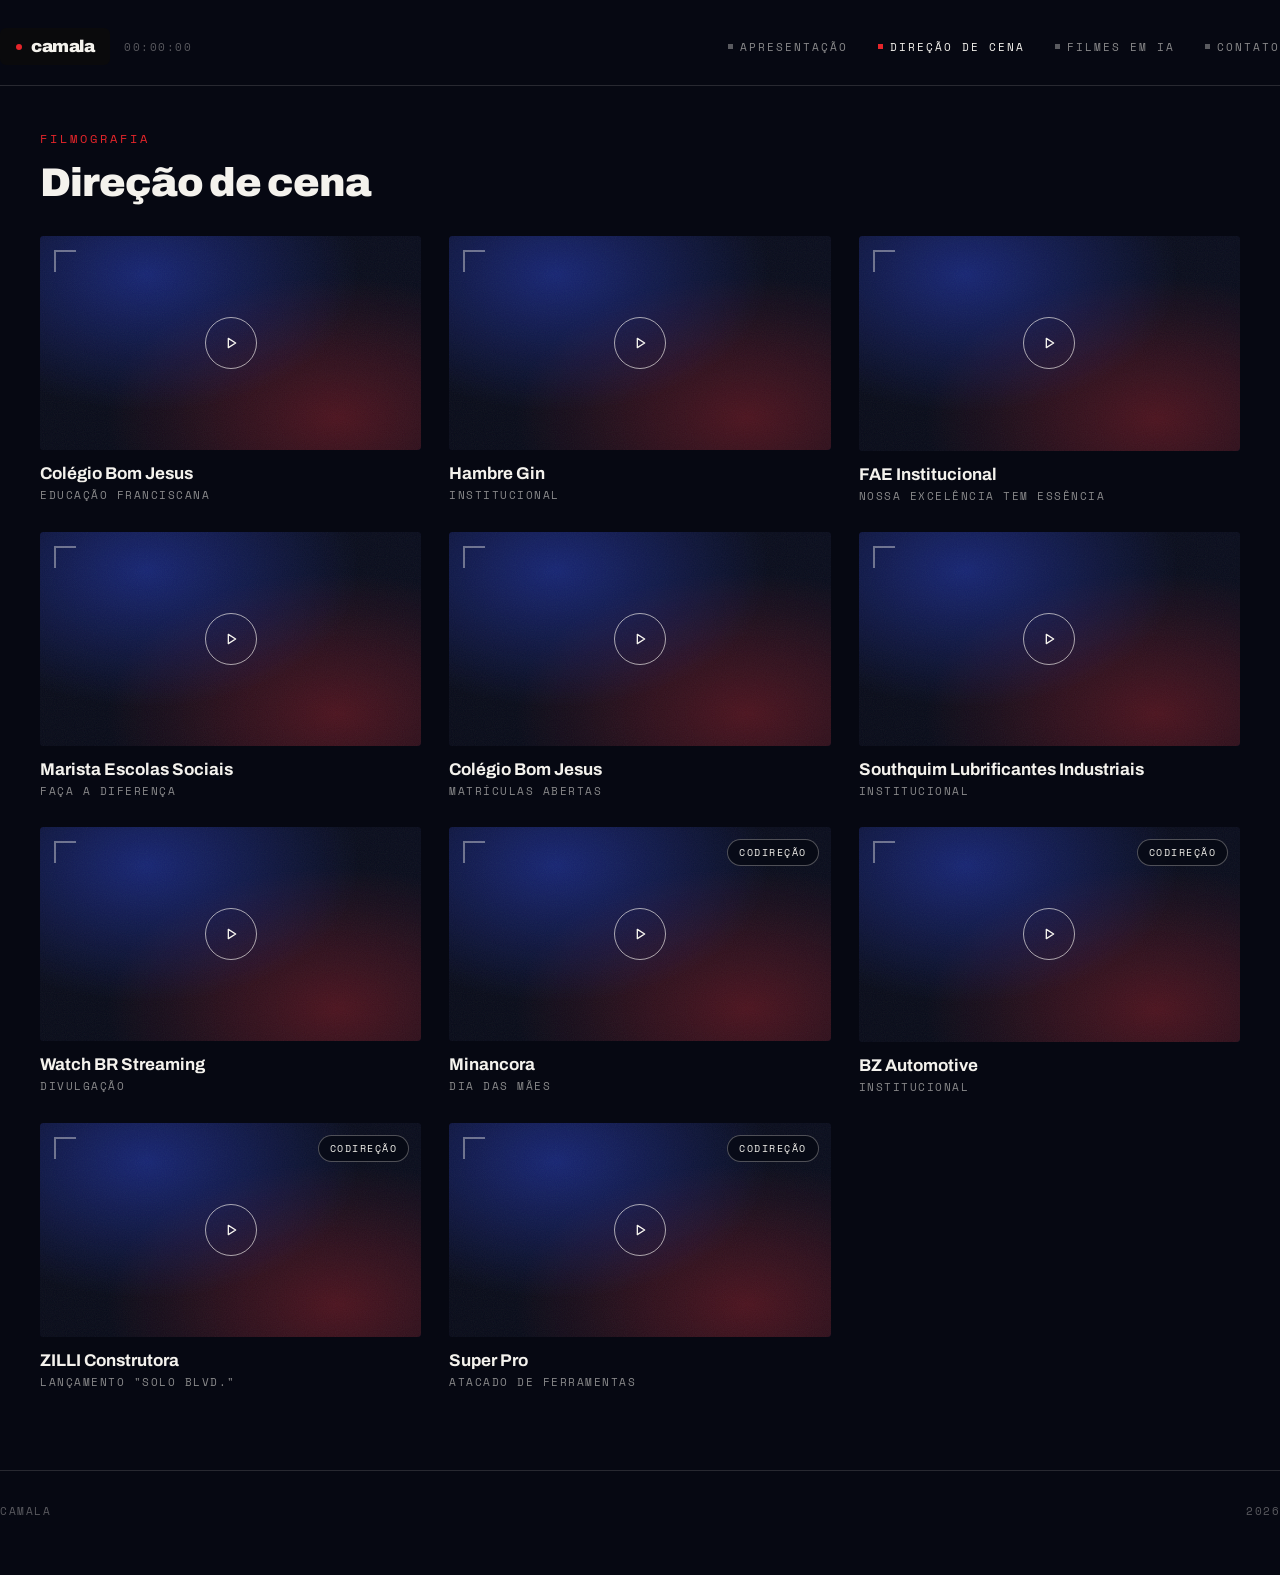
<file: direcao-de-cena.html>
<!doctype html>
<html lang="pt-BR">
<head>
  <meta charset="UTF-8">
  <meta name="viewport" content="width=device-width, initial-scale=1.0">
  <title>Direção de Cena — Camala</title>
  <meta name="description" content="Filmes publicitários dirigidos por Camala como diretor de cena.">
  <link rel="preconnect" href="https://fonts.googleapis.com">
  <link rel="stylesheet" href="https://fonts.googleapis.com/css2?family=Archivo:wght@500;700;900&family=Space+Mono:wght@400;700&display=swap">
  <link rel="stylesheet" href="style.css">
</head>
<body>

  <header class="wrap topbar">
    <div class="topbar-left">
      <a href="index.html" class="logo-lockup">
        <span class="logo-dot"></span>
        <span class="logo-word">camala</span>
      </a>
      <span class="topbar-clock">00:00:00</span>
    </div>
    <nav class="nav">
      <a href="index.html" class="navlink"><span class="sq"></span>Apresentação</a>
      <a href="direcao-de-cena.html" class="navlink active"><span class="sq"></span>Direção de Cena</a>
      <a href="filmes-em-ia.html" class="navlink"><span class="sq"></span>Filmes em IA</a>
      <a href="contato.html" class="navlink"><span class="sq"></span>Contato</a>
    </nav>
  </header>

  <main class="wrap">

    <div class="section-head">
      <div class="eyebrow">FILMOGRAFIA</div>
      <h1 class="h1">Direção de cena</h1>
    </div>

    <div class="film-grid">

      <!-- Repita este bloco <article> pra cada filme/campanha -->
      <article>
        <div class="film-card-thumb">
          <button class="yt-facade grain" data-yt-id="j15W-RAP5dw" data-yt-title="Colégio Bom Jesus - Educação Franciscana" style="background-image:url('https://i.ytimg.com/vi/j15W-RAP5dw/hqdefault.jpg')" aria-label="Reproduzir: Colégio Bom Jesus">
            <div class="corner"></div>
            <div class="play">
              <svg viewBox="0 0 24 24" fill="none"><path d="M8 5L19 12L8 19V5Z" stroke="#F4F2ED" stroke-width="2" stroke-linejoin="round"/></svg>
            </div>
          </button>
        </div>
        <div class="film-card-title">Colégio Bom Jesus</div>
        <div class="film-card-meta">Educação Franciscana</div>
      </article>

      <article>
        <div class="film-card-thumb">
          <button class="yt-facade grain" data-yt-id="urMgyvHtZW8" data-yt-title="Hambre Gin - Institucional" style="background-image:url('https://i.ytimg.com/vi/urMgyvHtZW8/hqdefault.jpg')" aria-label="Reproduzir: Hambre Gin">
            <div class="corner"></div>
            <div class="play">
              <svg viewBox="0 0 24 24" fill="none"><path d="M8 5L19 12L8 19V5Z" stroke="#F4F2ED" stroke-width="2" stroke-linejoin="round"/></svg>
            </div>
          </button>
        </div>
        <div class="film-card-title">Hambre Gin</div>
        <div class="film-card-meta">Institucional</div>
      </article>

      <article>
        <div class="film-card-thumb">
          <button class="yt-facade grain" data-yt-id="wQM7ST6WiuQ" data-yt-title="FAE Institucional - Nossa excelência tem essência" style="background-image:url('https://i.ytimg.com/vi/wQM7ST6WiuQ/hqdefault.jpg')" aria-label="Reproduzir: FAE Institucional">
            <div class="corner"></div>
            <div class="play">
              <svg viewBox="0 0 24 24" fill="none"><path d="M8 5L19 12L8 19V5Z" stroke="#F4F2ED" stroke-width="2" stroke-linejoin="round"/></svg>
            </div>
          </button>
        </div>
        <div class="film-card-title">FAE Institucional</div>
        <div class="film-card-meta">Nossa excelência tem essência</div>
      </article>

      <article>
        <div class="film-card-thumb">
          <button class="yt-facade grain" data-yt-id="QsRM9PFFujw" data-yt-title="Marista Escolas Sociais - Faça a diferença" style="background-image:url('https://i.ytimg.com/vi/QsRM9PFFujw/hqdefault.jpg')" aria-label="Reproduzir: Marista Escolas Sociais">
            <div class="corner"></div>
            <div class="play">
              <svg viewBox="0 0 24 24" fill="none"><path d="M8 5L19 12L8 19V5Z" stroke="#F4F2ED" stroke-width="2" stroke-linejoin="round"/></svg>
            </div>
          </button>
        </div>
        <div class="film-card-title">Marista Escolas Sociais</div>
        <div class="film-card-meta">Faça a diferença</div>
      </article>

      <article>
        <div class="film-card-thumb">
          <button class="yt-facade grain" data-yt-id="uAAdz5Ai4jc" data-yt-title="Colégio Bom Jesus - Matrículas Abertas" style="background-image:url('https://i.ytimg.com/vi/uAAdz5Ai4jc/hqdefault.jpg')" aria-label="Reproduzir: Colégio Bom Jesus (Matrículas)">
            <div class="corner"></div>
            <div class="play">
              <svg viewBox="0 0 24 24" fill="none"><path d="M8 5L19 12L8 19V5Z" stroke="#F4F2ED" stroke-width="2" stroke-linejoin="round"/></svg>
            </div>
          </button>
        </div>
        <div class="film-card-title">Colégio Bom Jesus</div>
        <div class="film-card-meta">Matrículas Abertas</div>
      </article>

      <article>
        <div class="film-card-thumb">
          <button class="yt-facade grain" data-yt-id="gOPe_zW88I4" data-yt-title="Southquim Lubrificantes Industriais - Institucional" style="background-image:url('https://i.ytimg.com/vi/gOPe_zW88I4/hqdefault.jpg')" aria-label="Reproduzir: Southquim Lubrificantes Industriais">
            <div class="corner"></div>
            <div class="play">
              <svg viewBox="0 0 24 24" fill="none"><path d="M8 5L19 12L8 19V5Z" stroke="#F4F2ED" stroke-width="2" stroke-linejoin="round"/></svg>
            </div>
          </button>
        </div>
        <div class="film-card-title">Southquim Lubrificantes Industriais</div>
        <div class="film-card-meta">Institucional</div>
      </article>

      <article>
        <div class="film-card-thumb">
          <button class="yt-facade grain" data-yt-id="mX3Upn11fFw" data-yt-title="Watch BR Streaming - Divulgação" style="background-image:url('https://i.ytimg.com/vi/mX3Upn11fFw/hqdefault.jpg')" aria-label="Reproduzir: Watch BR Streaming">
            <div class="corner"></div>
            <div class="play">
              <svg viewBox="0 0 24 24" fill="none"><path d="M8 5L19 12L8 19V5Z" stroke="#F4F2ED" stroke-width="2" stroke-linejoin="round"/></svg>
            </div>
          </button>
        </div>
        <div class="film-card-title">Watch BR Streaming</div>
        <div class="film-card-meta">Divulgação</div>
      </article>

      <article>
        <div class="film-card-thumb">
          <span class="film-card-tag">Codireção</span>
          <button class="yt-facade grain" data-yt-id="7TvyHmVJnmA" data-yt-title="Minancora - Dia das mães" style="background-image:url('https://i.ytimg.com/vi/7TvyHmVJnmA/hqdefault.jpg')" aria-label="Reproduzir: Minancora">
            <div class="corner"></div>
            <div class="play">
              <svg viewBox="0 0 24 24" fill="none"><path d="M8 5L19 12L8 19V5Z" stroke="#F4F2ED" stroke-width="2" stroke-linejoin="round"/></svg>
            </div>
          </button>
        </div>
        <div class="film-card-title">Minancora</div>
        <div class="film-card-meta">Dia das mães</div>
      </article>

      <article>
        <div class="film-card-thumb">
          <span class="film-card-tag">Codireção</span>
          <button class="yt-facade grain" data-yt-id="M-i64tC7mIw" data-yt-title="BZ Automotive - Institucional" style="background-image:url('https://i.ytimg.com/vi/M-i64tC7mIw/hqdefault.jpg')" aria-label="Reproduzir: BZ Automotive">
            <div class="corner"></div>
            <div class="play">
              <svg viewBox="0 0 24 24" fill="none"><path d="M8 5L19 12L8 19V5Z" stroke="#F4F2ED" stroke-width="2" stroke-linejoin="round"/></svg>
            </div>
          </button>
        </div>
        <div class="film-card-title">BZ Automotive</div>
        <div class="film-card-meta">Institucional</div>
      </article>

      <article>
        <div class="film-card-thumb">
          <span class="film-card-tag">Codireção</span>
          <button class="yt-facade grain" data-yt-id="88qMZCv5N5k" data-yt-title="ZILLI Construtora - Lançamento &quot;SOLO BLVD.&quot;" style="background-image:url('https://i.ytimg.com/vi/88qMZCv5N5k/hqdefault.jpg')" aria-label="Reproduzir: ZILLI Construtora">
            <div class="corner"></div>
            <div class="play">
              <svg viewBox="0 0 24 24" fill="none"><path d="M8 5L19 12L8 19V5Z" stroke="#F4F2ED" stroke-width="2" stroke-linejoin="round"/></svg>
            </div>
          </button>
        </div>
        <div class="film-card-title">ZILLI Construtora</div>
        <div class="film-card-meta">Lançamento "SOLO BLVD."</div>
      </article>

      <article>
        <div class="film-card-thumb">
          <span class="film-card-tag">Codireção</span>
          <button class="yt-facade grain" data-yt-id="pLsqvQcixGE" data-yt-title="Super Pro - Atacado de Ferramentas" style="background-image:url('https://i.ytimg.com/vi/pLsqvQcixGE/hqdefault.jpg')" aria-label="Reproduzir: Super Pro">
            <div class="corner"></div>
            <div class="play">
              <svg viewBox="0 0 24 24" fill="none"><path d="M8 5L19 12L8 19V5Z" stroke="#F4F2ED" stroke-width="2" stroke-linejoin="round"/></svg>
            </div>
          </button>
        </div>
        <div class="film-card-title">Super Pro</div>
        <div class="film-card-meta">Atacado de Ferramentas</div>
      </article>

    </div>

  </main>

  <footer class="wrap site-footer">
    <span>CAMALA</span>
    <span>2026</span>
  </footer>

  <nav class="bottom-nav">
    <a href="index.html" class="bottom-navlink"><span class="sq"></span>Apresentação</a>
    <a href="direcao-de-cena.html" class="bottom-navlink active"><span class="sq"></span>Direção de Cena</a>
    <a href="filmes-em-ia.html" class="bottom-navlink"><span class="sq"></span>Filmes em IA</a>
    <a href="contato.html" class="bottom-navlink"><span class="sq"></span>Contato</a>
  </nav>

  <script src="script.js"></script>
</body>
</html>
</file>
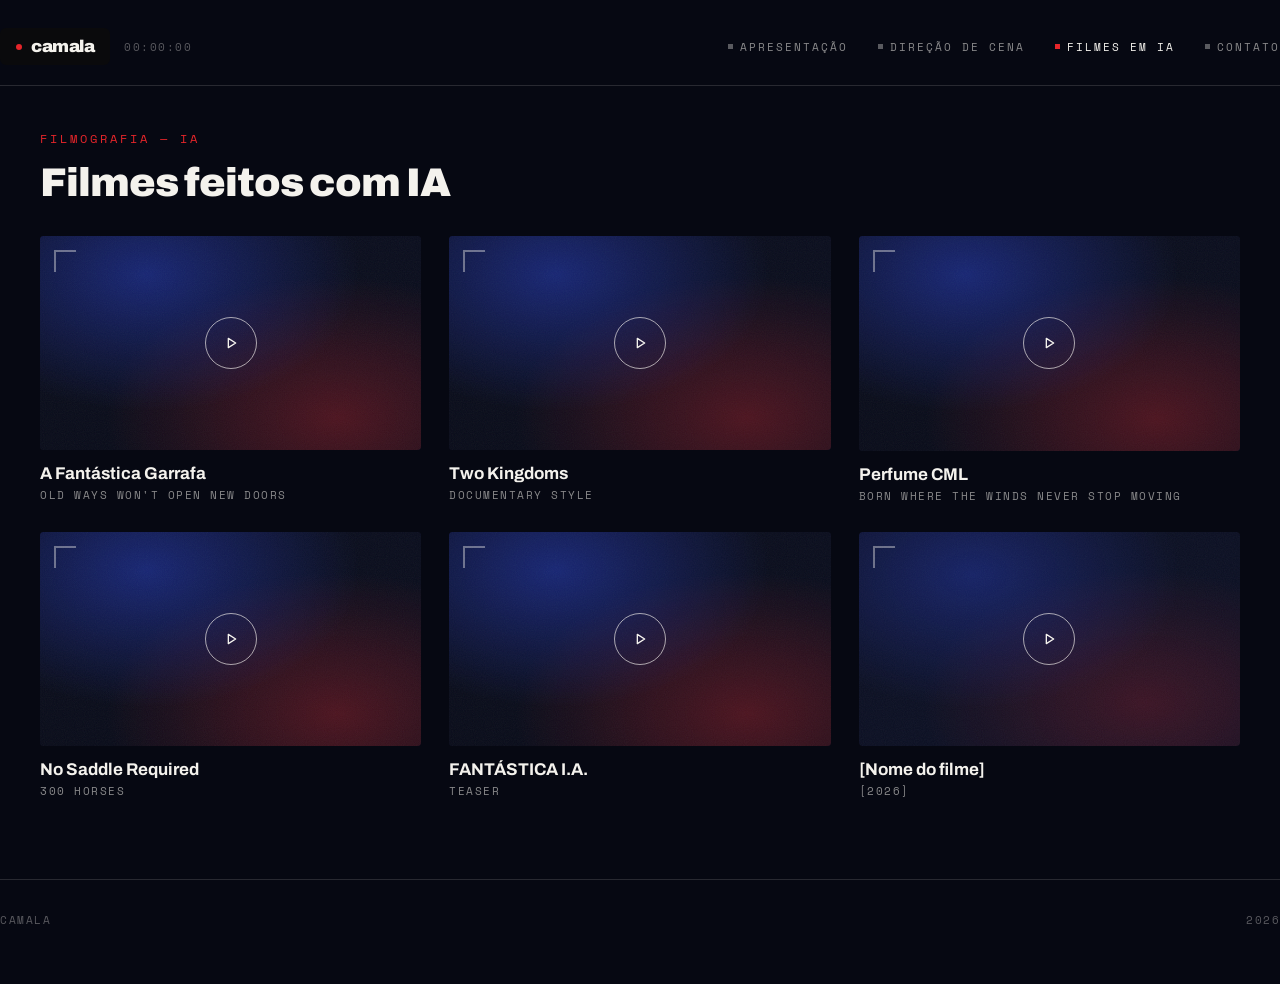
<file: filmes-em-ia.html>
<!doctype html>
<html lang="pt-BR">
<head>
  <meta charset="UTF-8">
  <meta name="viewport" content="width=device-width, initial-scale=1.0">
  <title>Filmes em IA — Camala</title>
  <meta name="description" content="Filmes e imagens feitos com IA por Camala.">
  <link rel="preconnect" href="https://fonts.googleapis.com">
  <link rel="stylesheet" href="https://fonts.googleapis.com/css2?family=Archivo:wght@500;700;900&family=Space+Mono:wght@400;700&display=swap">
  <link rel="stylesheet" href="style.css">
</head>
<body>

  <header class="wrap topbar">
    <div class="topbar-left">
      <a href="index.html" class="logo-lockup">
        <span class="logo-dot"></span>
        <span class="logo-word">camala</span>
      </a>
      <span class="topbar-clock">00:00:00</span>
    </div>
    <nav class="nav">
      <a href="index.html" class="navlink"><span class="sq"></span>Apresentação</a>
      <a href="direcao-de-cena.html" class="navlink"><span class="sq"></span>Direção de Cena</a>
      <a href="filmes-em-ia.html" class="navlink active"><span class="sq"></span>Filmes em IA</a>
      <a href="contato.html" class="navlink"><span class="sq"></span>Contato</a>
    </nav>
  </header>

  <main class="wrap">

    <div class="section-head">
      <div class="eyebrow">FILMOGRAFIA — IA</div>
      <h1 class="h1">Filmes feitos com IA</h1>
    </div>

    <div class="film-grid">

      <!-- Repita este bloco <article> pra cada filme -->
      <article>
        <div class="film-card-thumb">
          <button class="yt-facade grain" data-yt-id="7GLpKyEnXbM" data-yt-title="A FANTÁSTICA GARRAFA - Old ways won't open new doors" style="background-image:url('https://i.ytimg.com/vi/7GLpKyEnXbM/hqdefault.jpg')" aria-label="Reproduzir: A Fantástica Garrafa">
            <div class="corner"></div>
            <div class="play">
              <svg viewBox="0 0 24 24" fill="none"><path d="M8 5L19 12L8 19V5Z" stroke="#F4F2ED" stroke-width="2" stroke-linejoin="round"/></svg>
            </div>
          </button>
        </div>
        <div class="film-card-title">A Fantástica Garrafa</div>
        <div class="film-card-meta">Old ways won't open new doors</div>
      </article>

      <article>
        <div class="film-card-thumb">
          <button class="yt-facade grain" data-yt-id="cSZ3TuodD2U" data-yt-title="Two Kingdoms - Documentary style" style="background-image:url('https://i.ytimg.com/vi/cSZ3TuodD2U/hqdefault.jpg')" aria-label="Reproduzir: Two Kingdoms">
            <div class="corner"></div>
            <div class="play">
              <svg viewBox="0 0 24 24" fill="none"><path d="M8 5L19 12L8 19V5Z" stroke="#F4F2ED" stroke-width="2" stroke-linejoin="round"/></svg>
            </div>
          </button>
        </div>
        <div class="film-card-title">Two Kingdoms</div>
        <div class="film-card-meta">Documentary style</div>
      </article>

      <article>
        <div class="film-card-thumb">
          <button class="yt-facade grain" data-yt-id="AzwviM00gLg" data-yt-title="Perfume CML - Born where the winds never stop moving" style="background-image:url('https://i.ytimg.com/vi/AzwviM00gLg/hqdefault.jpg')" aria-label="Reproduzir: Perfume CML">
            <div class="corner"></div>
            <div class="play">
              <svg viewBox="0 0 24 24" fill="none"><path d="M8 5L19 12L8 19V5Z" stroke="#F4F2ED" stroke-width="2" stroke-linejoin="round"/></svg>
            </div>
          </button>
        </div>
        <div class="film-card-title">Perfume CML</div>
        <div class="film-card-meta">Born where the winds never stop moving</div>
      </article>

      <!-- Placeholders — troque pelo vídeo real quando estiver pronto -->
      <article>
        <div class="film-card-thumb">
          <button class="yt-facade grain" data-yt-id="VgS3dwhvwtQ" data-yt-title="No Saddle Required - 300 Horses" style="background-image:url('https://i.ytimg.com/vi/VgS3dwhvwtQ/hqdefault.jpg')" aria-label="Reproduzir: No Saddle Required">
            <div class="corner"></div>
            <div class="play">
              <svg viewBox="0 0 24 24" fill="none"><path d="M8 5L19 12L8 19V5Z" stroke="#F4F2ED" stroke-width="2" stroke-linejoin="round"/></svg>
            </div>
          </button>
        </div>
        <div class="film-card-title">No Saddle Required</div>
        <div class="film-card-meta">300 Horses</div>
      </article>

      <article>
        <div class="film-card-thumb">
          <button class="yt-facade grain" data-yt-id="hXtPJhoti1A" data-yt-title="FANTÁSTICA I.A. - Teaser" style="background-image:url('https://i.ytimg.com/vi/hXtPJhoti1A/hqdefault.jpg')" aria-label="Reproduzir: FANTÁSTICA I.A.">
            <div class="corner"></div>
            <div class="play">
              <svg viewBox="0 0 24 24" fill="none"><path d="M8 5L19 12L8 19V5Z" stroke="#F4F2ED" stroke-width="2" stroke-linejoin="round"/></svg>
            </div>
          </button>
        </div>
        <div class="film-card-title">FANTÁSTICA I.A.</div>
        <div class="film-card-meta">Teaser</div>
      </article>

      <!-- Placeholder — troque pelo vídeo real quando estiver pronto -->
      <article>
        <div class="film-card-thumb grain">
          <div class="corner"></div>
          <div class="play">
            <svg viewBox="0 0 24 24" fill="none"><path d="M8 5L19 12L8 19V5Z" stroke="#F4F2ED" stroke-width="2" stroke-linejoin="round"/></svg>
          </div>
        </div>
        <div class="film-card-title">[Nome do filme]</div>
        <div class="film-card-meta">[2026]</div>
      </article>

    </div>

  </main>

  <footer class="wrap site-footer">
    <span>CAMALA</span>
    <span>2026</span>
  </footer>

  <nav class="bottom-nav">
    <a href="index.html" class="bottom-navlink"><span class="sq"></span>Apresentação</a>
    <a href="direcao-de-cena.html" class="bottom-navlink"><span class="sq"></span>Direção de Cena</a>
    <a href="filmes-em-ia.html" class="bottom-navlink active"><span class="sq"></span>Filmes em IA</a>
    <a href="contato.html" class="bottom-navlink"><span class="sq"></span>Contato</a>
  </nav>

  <script src="script.js"></script>
</body>
</html>
</file>
<file: style.css>
/* ===========================================================
   Camala — folha de estilo do site
   Sistema visual: "Documentário técnico" (aprovado no brandbook)
   =========================================================== */

:root {
  --blue: #2E4EFF;
  --red: #E5252A;
  --black: #0A0A0C;
  --bg: #060812;
  --text: #F4F2ED;
  --text-dim: rgba(244, 242, 237, 0.55);
  --text-dimmer: rgba(244, 242, 237, 0.35);
  --line: rgba(244, 242, 237, 0.14);

  --font-display: 'Archivo', system-ui, sans-serif;
  --font-mono: 'Space Mono', 'Courier New', monospace;
}

* { margin: 0; padding: 0; box-sizing: border-box; }

html { scroll-behavior: smooth; }

body {
  background: var(--bg);
  color: var(--text);
  font-family: var(--font-display);
  -webkit-font-smoothing: antialiased;
}

a { color: inherit; text-decoration: none; }

img, video { max-width: 100%; display: block; }

.wrap {
  max-width: 1360px;
  margin: 0 auto;
  padding: 0 40px;
}

/* ---------- barra técnica (topo) ---------- */

.topbar {
  display: flex;
  align-items: center;
  justify-content: space-between;
  padding: 28px 0 20px;
  border-bottom: 1px solid var(--line);
}

.topbar-left { display: flex; align-items: center; gap: 14px; }

.logo-lockup {
  display: flex;
  align-items: center;
  gap: 9px;
  background: var(--black);
  padding: 9px 16px;
  border-radius: 6px;
}

.logo-dot {
  width: 6px;
  height: 6px;
  border-radius: 50%;
  background: var(--red);
  flex: none;
}

.logo-word {
  font-family: var(--font-display);
  font-weight: 900;
  font-size: 17px;
  color: var(--text);
  letter-spacing: -0.5px;
}

.topbar-clock {
  font-family: var(--font-mono);
  font-size: 11px;
  letter-spacing: 1.5px;
  color: var(--text-dimmer);
}

.nav {
  display: flex;
  align-items: center;
  gap: 30px;
}

.navlink {
  font-family: var(--font-mono);
  font-size: 11px;
  letter-spacing: 2px;
  text-transform: uppercase;
  display: flex;
  align-items: center;
  gap: 7px;
  color: var(--text-dim);
}

.navlink .sq {
  width: 5px;
  height: 5px;
  background: var(--text-dimmer);
  flex: none;
}

.navlink.active {
  color: var(--text);
}

.navlink.active .sq {
  background: var(--red);
}

/* ---------- seções / cabeçalhos ---------- */

.section-head {
  padding: 44px 0 32px;
}

.eyebrow {
  font-family: var(--font-mono);
  font-size: 12px;
  letter-spacing: 3px;
  color: var(--red);
  margin-bottom: 14px;
}

.h1 {
  font-weight: 900;
  font-size: 40px;
  letter-spacing: -1px;
  color: var(--text);
}

.h1.large { font-size: 56px; }

/* ---------- moldura de vídeo (reel) ---------- */

.grain { position: relative; }

.grain::after {
  content: "";
  position: absolute;
  inset: 0;
  pointer-events: none;
  background-image: url("data:image/svg+xml,%3Csvg xmlns='http://www.w3.org/2000/svg' width='120' height='120'%3E%3Cfilter id='n'%3E%3CfeTurbulence type='fractalNoise' baseFrequency='0.9' numOctaves='2' stitchTiles='stitch'/%3E%3C/filter%3E%3Crect width='100%25' height='100%25' filter='url(%23n)' opacity='0.3'/%3E%3C/svg%3E");
  mix-blend-mode: screen;
  opacity: 0.2;
}

.reel {
  margin-top: 32px;
  border-radius: 4px;
  overflow: hidden;
  position: relative;
  aspect-ratio: 16 / 9;
  background:
    radial-gradient(ellipse at 30% 20%, rgba(46,78,255,0.30) 0%, transparent 55%),
    radial-gradient(ellipse at 78% 82%, rgba(229,37,42,0.22) 0%, transparent 55%),
    #0A0E22;
}

.reel-label {
  position: absolute;
  top: 24px;
  left: 28px;
  font-family: var(--font-mono);
  font-size: 12px;
  letter-spacing: 2px;
  color: var(--text-dim);
}

.reel-timecode {
  position: absolute;
  bottom: 24px;
  right: 28px;
  font-family: var(--font-mono);
  font-size: 12px;
  letter-spacing: 2px;
  color: var(--text-dim);
}

.reel-bracket {
  position: absolute;
  width: 32px;
  height: 32px;
  border-color: rgba(244,242,237,0.45);
  border-style: solid;
  border-width: 0;
}

.reel-bracket.tr { top: 24px; right: 28px; border-top-width: 2px; border-right-width: 2px; }
.reel-bracket.bl { bottom: 24px; left: 28px; border-bottom-width: 2px; border-left-width: 2px; }

.reel-play {
  position: absolute;
  top: 50%;
  left: 50%;
  transform: translate(-50%, -50%);
  display: flex;
  flex-direction: column;
  align-items: center;
  gap: 20px;
}

.reel-play-label {
  font-family: var(--font-mono);
  font-size: 13px;
  letter-spacing: 3px;
  color: var(--text-dim);
  display: flex;
  align-items: center;
  gap: 8px;
}

.reel-play-btn {
  width: 80px;
  height: 80px;
  border-radius: 50%;
  border: 2px solid rgba(244,242,237,0.7);
  display: flex;
  align-items: center;
  justify-content: center;
  background: none;
  cursor: pointer;
}

.reel-play-btn svg { width: 26px; height: 26px; }

.reel-soon {
  display: flex;
  align-items: center;
  gap: 14px;
  font-family: var(--font-display);
  font-weight: 900;
  font-size: clamp(30px, 5vw, 52px);
  letter-spacing: -1px;
  text-transform: uppercase;
  color: var(--text);
}

.reel-soon .logo-dot {
  width: 10px;
  height: 10px;
}

/* ---------- ficha técnica (meta strip) ---------- */

.meta-strip {
  margin-top: 32px;
  display: grid;
  grid-template-columns: 200px 260px 1fr;
  gap: 40px 40px;
}

.meta-label {
  font-family: var(--font-mono);
  font-size: 11px;
  letter-spacing: 2px;
  color: var(--red);
  margin-bottom: 10px;
}

.meta-value {
  font-weight: 700;
  font-size: 20px;
  color: var(--text);
  line-height: 1.4;
}

.meta-value.body {
  font-weight: 500;
  font-size: 16px;
  line-height: 1.6;
  color: rgba(244,242,237,0.8);
  max-width: 560px;
}

/* ---------- grade de filmes ---------- */

.film-grid {
  display: grid;
  grid-template-columns: repeat(3, 1fr);
  gap: 28px;
}

.film-card-thumb {
  aspect-ratio: 16 / 9;
  border-radius: 4px;
  overflow: hidden;
  position: relative;
  background:
    radial-gradient(ellipse at 30% 20%, rgba(46,78,255,0.30) 0%, transparent 55%),
    radial-gradient(ellipse at 75% 80%, rgba(229,37,42,0.22) 0%, transparent 55%),
    #0A0E22;
}

.film-card-thumb .corner {
  position: absolute;
  width: 22px;
  height: 22px;
  top: 14px;
  left: 14px;
  border-top: 2px solid rgba(244,242,237,0.4);
  border-left: 2px solid rgba(244,242,237,0.4);
}

.film-card-thumb .play {
  position: absolute;
  top: 50%;
  left: 50%;
  transform: translate(-50%, -50%);
  width: 52px;
  height: 52px;
  border-radius: 50%;
  border: 1.5px solid rgba(244,242,237,0.65);
  display: flex;
  align-items: center;
  justify-content: center;
}

.film-card-thumb .play svg { width: 16px; height: 16px; }

.film-card-thumb iframe {
  position: absolute;
  inset: 0;
  width: 100%;
  height: 100%;
  border: 0;
}

/* capa personalizada — mostra a miniatura real do vídeo com o tratamento
   visual da marca por cima; o player do YouTube só carrega ao clicar */
.yt-facade {
  position: absolute;
  inset: 0;
  background-size: cover;
  background-position: center;
  background-color: #0A0E22;
  cursor: pointer;
  border: 0;
  padding: 0;
  display: block;
  width: 100%;
}

.yt-facade::before {
  content: "";
  position: absolute;
  inset: 0;
  background:
    radial-gradient(ellipse at 28% 18%, rgba(46,78,255,0.38) 0%, transparent 55%),
    radial-gradient(ellipse at 78% 85%, rgba(229,37,42,0.30) 0%, transparent 55%),
    linear-gradient(180deg, rgba(6,8,18,0.35) 0%, rgba(6,8,18,0.6) 100%);
}

.yt-facade:hover .play {
  border-color: #F4F2ED;
  transform: translate(-50%, -50%) scale(1.06);
}

.yt-facade .play {
  transition: transform 0.15s ease, border-color 0.15s ease;
}

/* ---------- player em tela grande (modal) ---------- */

body.modal-open {
  overflow: hidden;
}

.yt-modal {
  display: none;
  position: fixed;
  inset: 0;
  background: rgba(6, 8, 18, 0.94);
  align-items: center;
  justify-content: center;
  padding: 32px;
  z-index: 999;
}

.yt-modal.is-open {
  display: flex;
}

.yt-modal-inner {
  position: relative;
  width: 100%;
  max-width: 1120px;
  aspect-ratio: 16 / 9;
  background: #0A0E22;
  border-radius: 4px;
  overflow: hidden;
  box-shadow: 0 40px 100px rgba(0, 0, 0, 0.55);
}

.yt-modal-inner iframe {
  position: absolute;
  inset: 0;
  width: 100%;
  height: 100%;
  border: 0;
}

.yt-modal-close {
  position: absolute;
  top: 14px;
  right: 14px;
  z-index: 2;
  width: 38px;
  height: 38px;
  border-radius: 50%;
  border: 1.5px solid rgba(244, 242, 237, 0.6);
  background: rgba(6, 8, 18, 0.65);
  color: var(--text);
  display: flex;
  align-items: center;
  justify-content: center;
  cursor: pointer;
  font-size: 15px;
  line-height: 1;
}

.yt-modal-close:hover {
  border-color: var(--text);
  background: rgba(6, 8, 18, 0.9);
}

@media (max-width: 560px) {
  .yt-modal { padding: 0; }
  .yt-modal-inner { max-width: 100%; border-radius: 0; }
}

.film-card-tag {
  position: absolute;
  top: 12px;
  right: 12px;
  z-index: 2;
  font-family: var(--font-mono);
  font-size: 10px;
  letter-spacing: 1.5px;
  text-transform: uppercase;
  color: var(--text);
  background: rgba(6, 8, 18, 0.75);
  border: 1px solid rgba(244, 242, 237, 0.3);
  border-radius: 20px;
  padding: 5px 11px;
  backdrop-filter: blur(2px);
}

.film-card-title {
  font-weight: 700;
  font-size: 17px;
  color: var(--text);
  margin: 14px 0 4px;
}

.film-card-meta {
  font-family: var(--font-mono);
  font-size: 11px;
  letter-spacing: 1.5px;
  color: var(--text-dim);
  text-transform: uppercase;
}

/* ---------- galeria de imagens ---------- */

.gallery-grid {
  display: grid;
  grid-template-columns: repeat(3, 1fr);
  gap: 24px;
}

.gallery-tile {
  aspect-ratio: 4 / 5;
  border-radius: 4px;
  overflow: hidden;
  position: relative;
  background:
    radial-gradient(ellipse at 30% 25%, rgba(46,78,255,0.34) 0%, transparent 55%),
    radial-gradient(ellipse at 75% 80%, rgba(229,37,42,0.26) 0%, transparent 55%),
    #0A0E22;
}

.gallery-tile img {
  position: absolute;
  inset: 0;
  width: 100%;
  height: 100%;
  object-fit: cover;
}

.gallery-tile-label {
  position: absolute;
  bottom: 14px;
  left: 16px;
  font-family: var(--font-mono);
  font-size: 10px;
  letter-spacing: 1.5px;
  color: var(--text-dim);
}

/* ---------- página de contato ---------- */

.split {
  display: grid;
  grid-template-columns: 1.05fr 0.95fr;
  gap: 36px;
  margin-top: 32px;
}

.visual {
  position: relative;
  border-radius: 4px;
  overflow: hidden;
  height: 560px;
  background-image: url("camala-contato-foto.jpg");
  background-size: cover;
  background-position: center 25%;
}

.visual::before {
  content: "";
  position: absolute;
  inset: 0;
  background:
    radial-gradient(ellipse at 22% 12%, rgba(46,78,255,0.34) 0%, transparent 55%),
    radial-gradient(ellipse at 82% 92%, rgba(229,37,42,0.30) 0%, transparent 55%),
    linear-gradient(180deg, rgba(6,8,18,0.15) 0%, rgba(6,8,18,0.62) 100%);
}

.visual-bracket {
  position: absolute;
  width: 32px;
  height: 32px;
  border-color: rgba(244,242,237,0.5);
  border-style: solid;
  border-width: 0;
  z-index: 2;
}

.visual-bracket.tr { top: 24px; right: 28px; border-top-width: 2px; border-right-width: 2px; }
.visual-bracket.bl { bottom: 24px; left: 28px; border-bottom-width: 2px; border-left-width: 2px; }

.visual-label {
  position: absolute;
  top: 24px;
  left: 28px;
  font-family: var(--font-mono);
  font-size: 12px;
  letter-spacing: 2px;
  color: rgba(244,242,237,0.85);
  z-index: 2;
}

.visual-tag {
  position: absolute;
  bottom: 24px;
  right: 28px;
  z-index: 2;
  display: flex;
  align-items: center;
  gap: 8px;
  padding: 8px 14px;
  background: rgba(6,8,18,0.6);
  border: 1px solid rgba(244,242,237,0.3);
  border-radius: 20px;
  backdrop-filter: blur(2px);
}

.visual-tag .logo-dot { width: 6px; height: 6px; }

.visual-tag-word {
  font-weight: 900;
  font-size: 14px;
  letter-spacing: -0.2px;
  color: var(--text);
}

.info {
  display: flex;
  flex-direction: column;
  justify-content: flex-start;
  height: 560px;
}

.contact-stack { margin-top: 8px; }

.contact-row { padding: 18px 0; border-top: 1px solid var(--line); }
.contact-row:last-child { border-bottom: 1px solid var(--line); }

.contact-row .label {
  font-family: var(--font-mono);
  font-size: 11px;
  letter-spacing: 2px;
  color: var(--red);
  margin-bottom: 8px;
}

.contact-row .value {
  font-weight: 700;
  font-size: 21px;
  color: var(--text);
}

.contact-row .value a:hover { color: var(--red); }

.role-badge {
  display: flex;
  align-items: center;
  gap: 10px;
  margin-top: auto;
  padding: 14px 24px;
  width: fit-content;
  background: rgba(6, 8, 18, 0.75);
  border: 1px solid rgba(244, 242, 237, 0.3);
  border-radius: 24px;
  backdrop-filter: blur(4px);
  font-family: var(--font-mono);
  font-size: 14px;
  letter-spacing: 1px;
  color: var(--text);
}

.role-badge .logo-dot { width: 7px; height: 7px; }

.role-badge a { color: var(--text); border-bottom: 1px solid rgba(244, 242, 237, 0.4); }
.role-badge a:hover { color: var(--red); border-color: var(--red); }

@media (max-width: 900px) {
  .role-badge { margin: 32px auto 0; font-size: 12px; padding: 11px 18px; }
}

/* ---------- rodapé ---------- */

.site-footer {
  margin-top: 80px;
  padding: 32px 0 56px;
  border-top: 1px solid var(--line);
  display: flex;
  align-items: center;
  justify-content: space-between;
  font-family: var(--font-mono);
  font-size: 11px;
  letter-spacing: 1.5px;
  color: var(--text-dimmer);
}

/* ---------- responsivo ---------- */

@media (max-width: 900px) {
  .wrap { padding: 0 24px; }

  /* menu de cima vira abas fixas no rodapé — sem sanduíche */
  .nav { display: none; }

  body { padding-bottom: 78px; }

  .h1.large { font-size: 38px; }
  .h1 { font-size: 32px; }

  .meta-strip { grid-template-columns: 1fr; gap: 24px; }

  .film-grid { grid-template-columns: repeat(2, 1fr); }

  .gallery-grid { grid-template-columns: repeat(2, 1fr); }

  .split { grid-template-columns: 1fr; gap: 24px; }

  .visual { height: 340px; }

  .info { height: auto; }
}

@media (max-width: 560px) {
  .wrap { padding: 0 18px; }

  .film-grid { grid-template-columns: repeat(2, 1fr); gap: 14px; }

  .gallery-grid { grid-template-columns: repeat(2, 1fr); gap: 12px; }

  .film-card-title { font-size: 13px; margin: 10px 0 3px; }
  .film-card-meta { font-size: 9px; letter-spacing: 1px; }

  .film-card-thumb .corner { width: 16px; height: 16px; top: 10px; left: 10px; }
  .film-card-thumb .play { width: 38px; height: 38px; }
  .film-card-thumb .play svg { width: 13px; height: 13px; }

  .film-card-tag { font-size: 8px; padding: 4px 8px; top: 8px; right: 8px; }

  .gallery-tile-label { font-size: 8px; bottom: 10px; left: 10px; }

  .topbar-clock { display: none; }
}

/* ---------- abas no rodapé (mobile) ---------- */

.bottom-nav {
  display: none;
}

@media (max-width: 900px) {
  .bottom-nav {
    display: flex;
    position: fixed;
    left: 0;
    right: 0;
    bottom: 0;
    z-index: 500;
    background: var(--black);
    border-top: 1px solid var(--line);
    padding: 10px 8px calc(10px + env(safe-area-inset-bottom));
  }

  .bottom-navlink {
    flex: 1;
    display: flex;
    flex-direction: column;
    align-items: center;
    justify-content: center;
    gap: 7px;
    padding: 6px 4px;
    font-family: var(--font-mono);
    font-size: 10px;
    letter-spacing: 0.5px;
    text-transform: uppercase;
    text-align: center;
    color: var(--text-dim);
    line-height: 1.3;
  }

  .bottom-navlink .sq {
    width: 5px;
    height: 5px;
    background: var(--text-dimmer);
    border-radius: 50%;
    flex: none;
  }

  .bottom-navlink.active {
    color: var(--text);
  }

  .bottom-navlink.active .sq {
    background: var(--red);
  }
}
</file>
